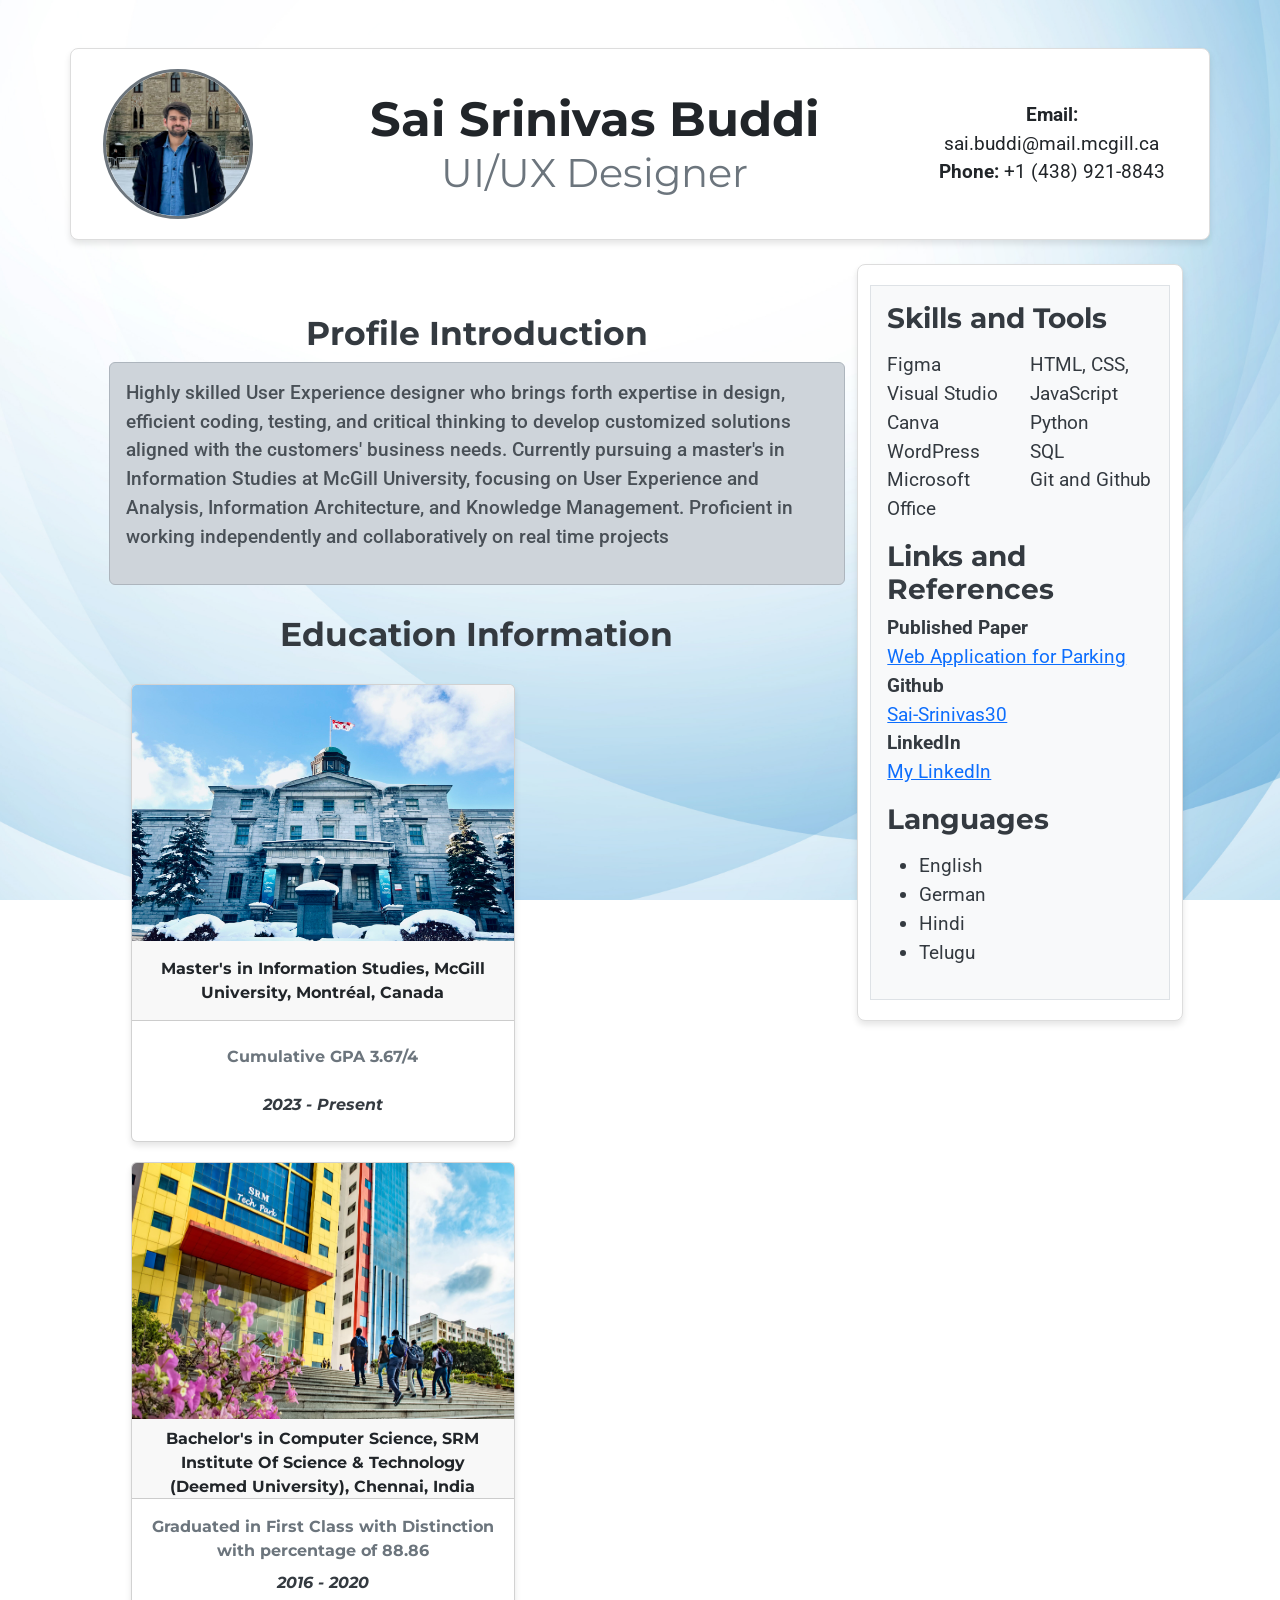
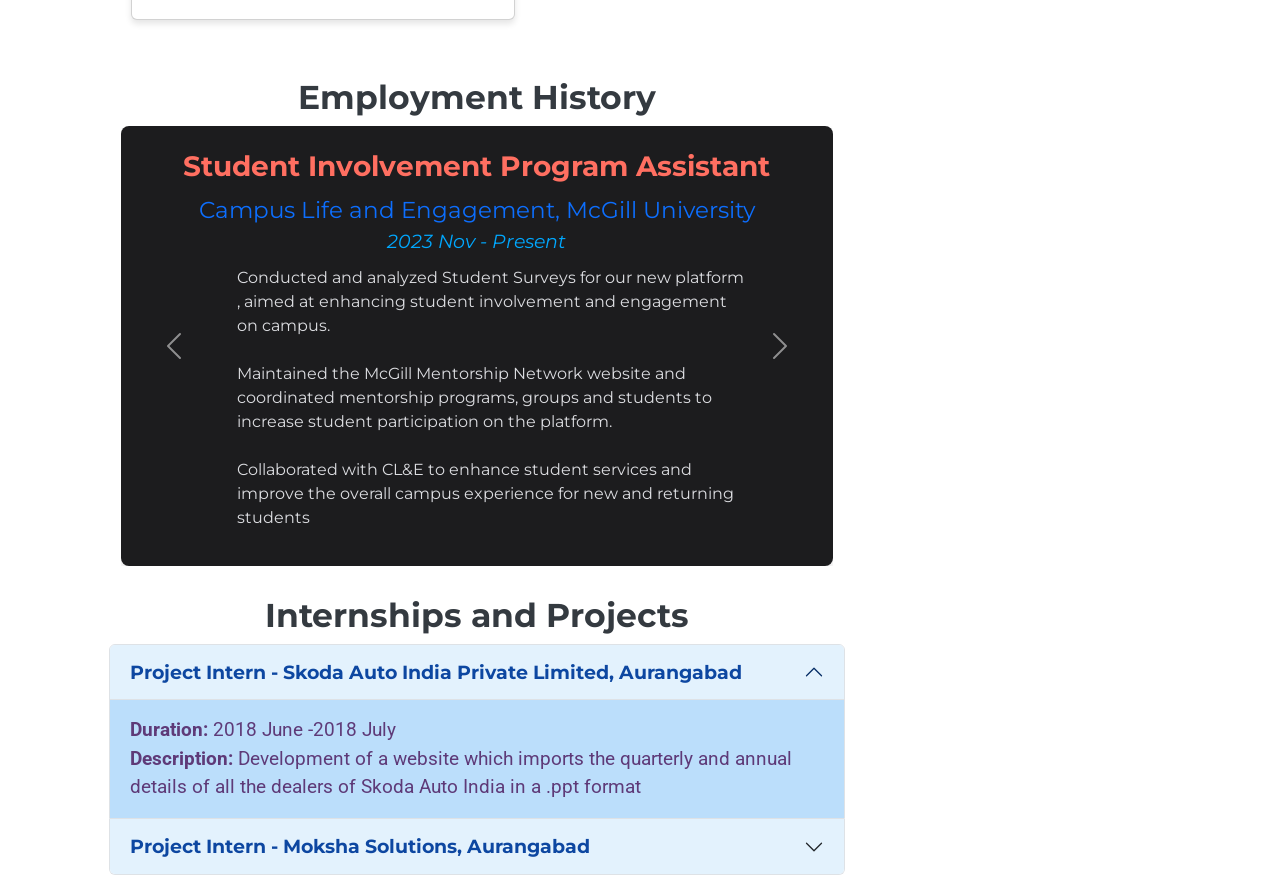
<file: index.html>
<!DOCTYPE html>
<html lang="en">
<head>
    <meta charset="UTF-8">
    <meta name="viewport" content="width=device-width, initial-scale=1.0">
    <title>My Resume</title>
    <!-- Bootstrap CSS -->
    <link rel="stylesheet" href="Assets/CSS/MyStyle.css"/>
    <link href="https://cdn.jsdelivr.net/npm/bootstrap@5.3.2/dist/css/bootstrap.min.css" rel="stylesheet">
    <link rel="preconnect" href="https://fonts.googleapis.com">
    <link rel="preconnect" href="https://fonts.gstatic.com" crossorigin>
    <link href="https://fonts.googleapis.com/css2?family=Doto:wght@100..900&family=Roboto:ital,wght@0,100;0,300;0,400;0,500;0,700;0,900;1,100;1,300;1,400;1,500;1,700;1,900&display=swap" rel="stylesheet">
    <link href="https://fonts.googleapis.com/css2?family=Doto:wght@100..900&family=Montserrat:ital,wght@0,100..900;1,100..900&family=Roboto:ital,wght@0,100;0,300;0,400;0,500;0,700;0,900;1,100;1,300;1,400;1,500;1,700;1,900&display=swap" rel="stylesheet">
</head>
<body>
    <div class="container mt-5">
        <div class="profile-container row align-items-center text-center text-md-start">
            <!-- Left Section -->
            <div class="col-12 col-md-2 md-3 mb-md-0">
                <img src="Assets/img/Profile Pic.jpeg" alt="Profile Picture" class="profile-picture">
            </div>

            <!-- Center Section -->
            <div class="text-center name-section col-12 col-md-7 md-3 mb-md-0">
                <h1>Sai Srinivas Buddi</h1>
                <h2>UI/UX Designer</h2>
            </div>

            <!-- Right Section -->
            <div class="text-center contact-info col-12 col-md-3">
                <p><strong>Email:</strong> sai.buddi@mail.mcgill.ca</p>
                <p><strong>Phone:</strong> +1 (438) 921-8843</p>
            </div>
        </div>
    </div>

    <!-- Main Content -->
    <div class="row mt-4">
        <!-- Left Section (2/3) -->
        <div class="col-lg-1 left-section">
        </div>
        <div class="col-lg-7 left-section">
            <h3 style="text-align: center;">Profile Introduction</h3>
            <div class="alert alert-dark" role="alert">
                <p style="font-weight:500; font-family: 'Roboto', sans-serif; font-size: 1.2rem;">Highly skilled User Experience designer who brings forth expertise in design, efficient coding, testing, and
                    critical thinking to develop customized solutions aligned with the customers' business needs. Currently
                    pursuing a master's in Information Studies at McGill University, focusing on User Experience and Analysis,
                    Information Architecture, and Knowledge Management. Proficient in working independently and
                    collaboratively on real time projects</p>
            </div>


            <h3 style="text-align: center;">Education Information</h3>
            <div class="container">
                <div class="education-section d-flex flex-wrap justify-content-between">
                    <!-- Education Item 1 -->
                    <div class="card" style="width: 24rem; ">
                        <img src="Assets/img/McGill-Arts-scaled.jpg" class="card-img-top" alt="McGill University Image">
                        <div class="card-header">
                            Master's in Information Studies, McGill University, Montréal, Canada
                        </div>
                        <div class="card-body">
                            <p class="card-text">
                                Cumulative GPA 3.67/4
                            </p>
                            <p class="duration">2023 - Present</p>
                        </div>
                    </div>
        
                    <!-- Education Item 2 -->
                    <div class="card" style="width: 24rem;">
                        <img src="Assets/img/tech_park.jpg" class="card-img-top" alt="SRM University Image">
                        <div class="card-header">
                            Bachelor's in Computer Science, SRM Institute Of Science & Technology (Deemed University), Chennai, India
                        </div>
                        <div class="card-body">
                            <p class="card-text">
                                Graduated in First Class with Distinction with percentage of 88.86
                            </p>
                            <p class="duration">2016 - 2020</p>
                        </div>
                    </div>
                </div>
            </div>

            <div class="container mt-5">
                <h3 style="text-align: center;">Employment History</h2>
                <div id="employmentCarousel" class="carousel slide" data-bs-ride="carousel">
                    <div class="carousel-inner">
                        <!-- Slide 1 -->
                        <div class="carousel-item active">
                            <div>
                                <div class="job-title">Student Involvement Program Assistant</div>
                                <div class="company-name">Campus Life and Engagement, McGill University</div>
                                <div class="job-duration">2023 Nov - Present</div>
                                <p class="job-description">
                                        Conducted and analyzed Student Surveys for our new platform , aimed at enhancing student
                                    involvement and engagement on campus.
                                    <br><br>
                                        Maintained the McGill Mentorship Network website and coordinated mentorship programs,
                                    groups and students to increase student participation on the platform.
                                    <br><br>
                                        Collaborated with CL&E to enhance student services and improve the overall campus experience
                                    for new and returning students
                                </p>
                            </div>
                        </div>
                        <!-- Slide 2 -->
                        <div class="carousel-item">
                            <div>
                                <div class="job-title">Software Developer</div>
                                <div class="company-name">Bridge Solutions Group, Bengaluru</div>
                                <div class="job-duration">2022 Apr - 2023 June</div>
                                <p class="job-description">Working with the L3 Engineering Team, determining the client's requirements around Sterling
                                    and providing a solution to meet those requirements.</p>
                            </div>
                        </div>
                        <!-- Slide 3 -->
                        <div class="carousel-item">
                            <div>
                                <div class="job-title">Software Developer </div>
                                <div class="company-name">Pivotree, Bengaluru</div>
                                <div class="job-duration">2020 Jan - 2022 Apr</div>
                                <p class="job-description">
                                        Worked on different projects related to Warehouse Management System and solved complex
                                    problems using technical expertise.
                                    <br><br>
                                    Implemented custom code and integration parameters for various third parties and documented
                                    them all.
                                </p>
                            </div>
                        </div>
                    </div>
                    <!-- Carousel Controls -->
                    <button class="carousel-control-prev" type="button" data-bs-target="#employmentCarousel" data-bs-slide="prev">
                        <span class="carousel-control-prev-icon" aria-hidden="true"></span>
                        <span class="visually-hidden">Previous</span>
                    </button>
                    <button class="carousel-control-next" type="button" data-bs-target="#employmentCarousel" data-bs-slide="next">
                        <span class="carousel-control-next-icon" aria-hidden="true"></span>
                        <span class="visually-hidden">Next</span>
                    </button>
                </div>
            </div>

            <h3 style="text-align: center;">Internships and Projects</h3>
            <div class="accordion" id="internshipsAccordion">
                <!-- Accordion Item 1 -->
                <div class="accordion-item">
                    <h2 class="accordion-header" id="headingOne">
                        <button class="accordion-button"  style="color: #0d47a1; background-color: #e3f2fd; font-family: 'Montserrat', sans-serif; font-size: 1.2rem;" type="button" data-bs-toggle="collapse" data-bs-target="#collapseOne" aria-expanded="true" aria-controls="collapseOne">
                        Project Intern - Skoda Auto India Private Limited, Aurangabad
                        </button>
                    </h2>
                    <div id="collapseOne" class="accordion-collapse collapse show" aria-labelledby="headingOne" data-bs-parent="#internshipsAccordion">
                        <div class="accordion-body">
                            <strong>Duration:</strong> 2018 June -2018 July<br>
                            <strong>Description:</strong> Development of a website which imports the quarterly and annual details of all the dealers
                            of Skoda Auto India in a .ppt format
                        </div>
                    </div>
                </div>
                <!-- Accordion Item 2 -->
                <div class="accordion-item">
                    <h2 class="accordion-header" id="headingTwo">
                        <button class="accordion-button collapsed" style="color: #0d47a1; background-color: #e3f2fd; font-family: 'Montserrat', sans-serif; font-size: 1.2rem;" type="button" data-bs-toggle="collapse" data-bs-target="#collapseTwo" aria-expanded="false" aria-controls="collapseTwo">
                            Project Intern - Moksha Solutions, Aurangabad
                        </button>
                    </h2>
                    <div id="collapseTwo" class="accordion-collapse collapse" aria-labelledby="headingTwo" data-bs-parent="#internshipsAccordion">
                        <div class="accordion-body">
                            <strong>Duration:</strong> 2019 May - 2019 June<br>
                            <strong>Description:</strong> Worked on developing own website Theme according to the client for the website and make
                            the website dynamic using WordPress
                        </div>
                    </div>
                </div>
            </div>
        </div>

        <button class="btn btn-primary d-lg-none" id="toggle-sidebar" style="position: fixed; top: 210px; right: 10px; width: 40px;">
            ☰
        </button>
        <!-- Right Section (1/3) -->
        <div class="col-12 col-lg-3 right-section d-none d-md-inline-block" id="sidebar">

            <div class="p-3 bg-light border">
                <h4>Skills and Tools</h4>
                <p>
                    <ul class="two-column-list">
                        <li>Figma</li>
                        <li>Visual Studio</li>
                        <li>Canva</li>
                        <li>WordPress</li>
                        <li>Microsoft Office</li>
                        <li>HTML, CSS, JavaScript</li>
                        <li>Python</li>
                        <li>SQL</li>
                        <li>Git and Github</li>
                    </ul>

                </p>
    
                <h4>Links and References</h4>
                <p>
                    <Strong>
                        Published Paper
                    </Strong>
                    <br>
                    <a href="https://www.ijeat.org/wp-content/uploads/papers/v9i4/D8041049420.pdf">Web Application for Parking</a>
                    <br>
                    <Strong>
                        Github
                    </Strong>
                    <br>
                    <a href="https://github.com/Sai-Srinivas30">Sai-Srinivas30</a>
                    <br>
                    <Strong>
                        LinkedIn
                    </Strong>
                    <br>
                    <a href="https://www.linkedin.com/in/sai-srinivas-buddi-5a5532161/">My LinkedIn</a>

                </p>
    
                <h4>Languages</h4>
                <p>
                    <ul>
                        <li>English</li>
                        <li>German</li>
                        <li>Hindi</li>
                        <li>Telugu</li>
                    </ul>
                </p>
            </div>

        </div>
    </div>

    <!-- Bootstrap JS (Optional) -->
    <script src="https://cdn.jsdelivr.net/npm/bootstrap@5.3.2/dist/js/bootstrap.bundle.min.js"></script>
    <script src="Assets/js/myResumeJs.js"></script>
</body>
</html>
</file>
<file: Assets/CSS/MyStyle.css>
body {
    background-color: #f8f9fa;
    background-image: url('../img/abstract_gradient_circle_banner_design_2103.jpg'); /* Replace with your image URL */
    background-size: cover;
    background-repeat: no-repeat;
    background-attachment: fixed;
    background-position: center center;
    font-family: 'Roboto', sans-serif;
}
.roboto-regular {
    font-family: "Roboto", serif;
    font-weight: 400;
    font-style: normal;
  }
.montserrat-regular {
    font-family: "Montserrat", sans-serif;
    font-optical-sizing: auto;
    font-weight: 700;
    font-style: normal;
}
.profile-container {
    display: flex;
    align-items: center;
    justify-content: space-between;
    padding: 20px;
    background: white;
    border: 1px solid #ddd;
    border-radius: 8px;
    box-shadow: 0 4px 6px rgba(0, 0, 0, 0.1);
    margin-bottom: 20px;
}
.profile-picture {
    max-width: 100%;
    width: 150px;
    height: auto;
    min-height: 150px;
    border-radius: 50%;
    object-fit: cover;
    border: 3px solid #6c757d;
}

.name-section h1 {
    margin: 0;
    font-family: "Montserrat", sans-serif;
    font-size: 2.986rem;
    font-weight: bold;
}
.name-section h2 {
    margin: 0;
    font-size: 2.488rem;
    font-weight: 400;
    font-family: "Montserrat", sans-serif;
    color: #6c757d;
}

.contact-info p {
    font-family: 'Roboto', sans-serif;
    margin: 0;
    font-size: 1.2rem;
}
.left-section {
    padding: 20px;
}
.left-section h3 {
    margin-top: 30px;
    color: #343a40;
    font-size: 2.074rem;
    font-family: "Montserrat", sans-serif;
    font-weight: bold;
}
.right-section {
    position: sticky;
    font-family: 'Roboto', sans-serif;
    font-size: 1.2rem;
    top: 20px;
    width: auto;
    height: fit-content;
    padding: 20px;
    background: white;
    border: 1px solid #ddd;
    border-radius: 8px;
    box-shadow: 0 4px 6px rgba(0, 0, 0, 0.1);
    transition: transform 0.3s ease-in-out;
    border-left: 1px solid #ddd;
}
.right-section h4 {
    color: #343a40;
    font-weight: bold;
    font-family: "Montserrat", sans-serif;
    font-size: 1.728rem;
}

.right-section p {
    color: #343a40;
    font-weight: normal;
    font-family: "Roboto", sans-serif;
    font-size: 1.2rem;
}

.right-section li {
    color: #343a40;
    font-weight: normal;
    font-family: "Roboto", sans-serif;
    font-size: 1.2rem;
}

.col-lg-8 left-section  {
    padding: 20px;
}

.education-section {
    margin-top: 20px;
    font-family: "Roboto", sans-serif;
    font-size: 1.2rem;
}

.card {
    border: 1px solid #ddd;
    border-radius: 8px;
    box-shadow: 0 4px 6px rgba(0, 0, 0, 0.1);
    margin: 10px;
}
.card-header {
    font-weight: bold;
    font-family: 'Montserrat', sans-serif;
    font-size: medium;
    height: 5rem;
    text-align: center;
    align-content: center;
    background-color: #f8f9fa;
}
.card-text {
    font-weight: bold;
    font-family: 'Montserrat', sans-serif;
    font-size: medium;
    color: #6c757d;
    height: 2.5rem;
    text-align: center;
    align-content: center;
}
.duration {
    font-style: italic;
    font-weight: bold;
    font-family: 'Montserrat', sans-serif;
    font-size: medium;
    color: #343a40;
    height: 1rem;
    text-align: center;
    align-content: center;
}
.card-img-top{
    width: 24rem;
    height: 16rem;
}
.carousel-item {
    min-height: 200px; /* Adjust based on content */
    display: flex;
    justify-content: center;
    align-items: center;
    font-family: 'Montserrat', sans-serif;
    background-color: #f8f9fa;
    border-radius: 8px;
    padding: 20px;
    box-shadow: 0 4px 6px rgba(0, 0, 0, 0.1);
}
.job-title {
    font-weight: bold;
    font-family: 'Montserrat', sans-serif;
    font-size:1.728rem;
    margin-bottom: 5px;
    color: #ff6f61  ;
}
.company-name {
    font-family: 'Montserrat', sans-serif;
    font-size:1.44rem;
    color: #0d6efd;
}
.job-duration {
    font-style: italic;
    font-family: 'Montserrat', sans-serif;
    font-size:1.2rem;
    color: #00a8ff;
}
.job-description {
    font-family: 'Montserrat', sans-serif;
    font-size:1rem;
    font-style:normal;
    margin-top: 10px;
    color:#dcdde1;
    text-align: left; 
    padding-left: 6rem;  
    padding-right: 4rem;
}

.carousel-item{
    align-content: center;
    background-color: #1c1c1e;
    text-align: center;
}
.accordion-button{
    background-color: #fafaf8;
    color: #0d47a1;
    font-family: 'Montserrat', sans-serif;
    font-size:1.44rem;
    font-weight: bold;
}

.accordion-button:focus {
    box-shadow: none;
}
.accordion-button:not(.collapsed) {
    background-color: #64b5f6;
    color: #ffffff;
}
.accordion-body {
    background-color: #bbdefb;
    font-family: 'Roboto', sans-serif;
    font-size:1.2rem;
    color: #5e3a78;
}

.two-column-list {
    font-family: 'Roboto', sans-serif;
    font-size:1.2rem;
    column-count: 2; /* Number of columns */
    column-gap: 20px; /* Space between columns */
    list-style-type: none; /* Remove bullets if desired */
    padding: 0;
}

@media (max-width: 768px) {
    body {
        background-attachment: scroll;
    }

    .right-section {
        position: fixed;
        top: 250px;
        right: -20%; /* Initially hidden */
        width: 200px;
        height: 100%;
        background: white;
        overflow-y: auto;
        width: auto;
        height: fit-content;
        z-index: 1000;
        box-shadow: 0 4px 6px rgba(0, 0, 0, 0.3);
        transition: right 0.3s ease-in-out;
        padding: 20px;
        border-left: 1px solid #ddd;
    }

    .right-section.show {
        right: 0; /* Show when toggled */
    }
}
</file>
